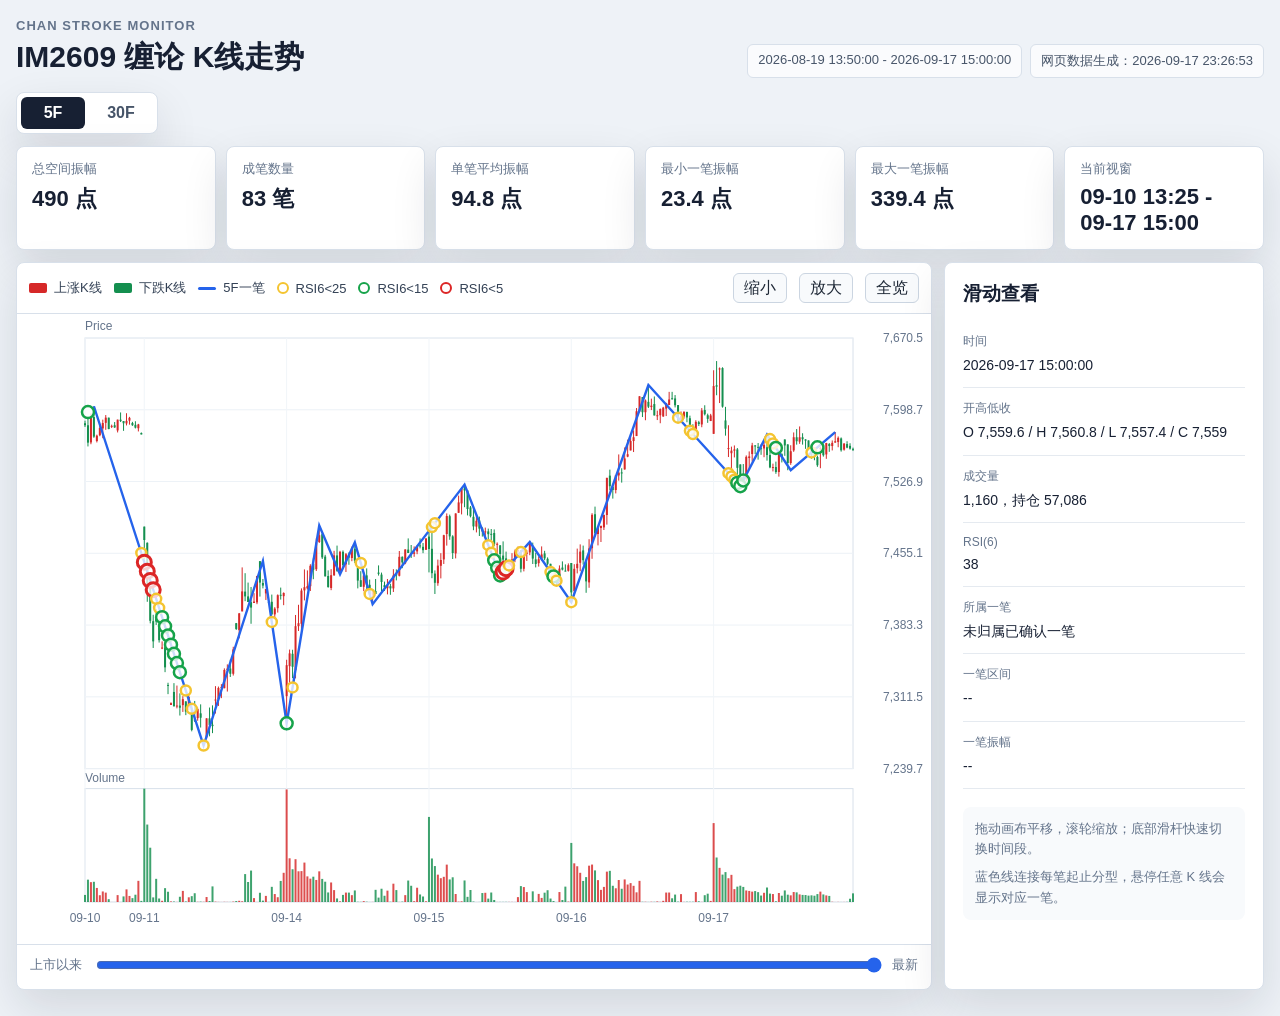
<file: index.html>
<!doctype html>
<html lang="zh-CN">
  <head>
    <meta charset="utf-8" />
    <meta name="viewport" content="width=device-width, initial-scale=1" />
    <title>IM2609 缠论 K线走势</title>
    <link rel="stylesheet" href="./styles.css" />
  </head>
  <body>
    <main class="app-shell">
      <header class="topbar">
        <div>
          <p class="eyebrow">Chan Stroke Monitor</p>
          <h1>IM2609 缠论 K线走势</h1>
        </div>
        <div class="status">
          <span id="rangeLabel">读取中</span>
          <span id="updatedLabel">--</span>
        </div>
      </header>

      <section class="level-switch" aria-label="级别切换">
        <button class="active" data-level="5F" type="button">5F</button>
        <button data-level="30F" type="button">30F</button>
      </section>

      <section class="metrics" aria-label="统计摘要">
        <div>
          <span>总空间振幅</span>
          <strong id="totalAmp">--</strong>
        </div>
        <div>
          <span>成笔数量</span>
          <strong id="strokeCount">--</strong>
        </div>
        <div>
          <span>单笔平均振幅</span>
          <strong id="avgStroke">--</strong>
        </div>
        <div>
          <span>最小一笔振幅</span>
          <strong id="minStroke">--</strong>
        </div>
        <div>
          <span>最大一笔振幅</span>
          <strong id="maxStroke">--</strong>
        </div>
        <div>
          <span>当前视窗</span>
          <strong id="windowInfo">--</strong>
        </div>
      </section>

      <section class="workspace">
        <div class="chart-panel">
          <div class="chart-toolbar">
            <div class="legend">
              <span><i class="up"></i>上涨K线</span>
              <span><i class="down"></i>下跌K线</span>
              <span><i class="stroke"></i><b id="strokeLegend">5F一笔</b></span>
              <span><i class="rsi-yellow"></i>RSI6&lt;25</span>
              <span><i class="rsi-green"></i>RSI6&lt;15</span>
              <span><i class="rsi-red"></i>RSI6&lt;5</span>
            </div>
            <div class="actions">
              <button id="zoomOut" type="button">缩小</button>
              <button id="zoomIn" type="button">放大</button>
              <button id="resetView" type="button">全览</button>
            </div>
          </div>
          <div class="canvas-wrap" id="canvasWrap">
            <canvas id="chart"></canvas>
            <div id="tooltip" class="tooltip" hidden></div>
          </div>
          <div class="slider-row">
            <span>上市以来</span>
            <input id="panSlider" type="range" min="0" max="0" value="0" />
            <span>最新</span>
          </div>
        </div>

        <aside class="detail-panel">
          <h2>滑动查看</h2>
          <dl id="barDetails">
            <div><dt>时间</dt><dd>--</dd></div>
            <div><dt>开高低收</dt><dd>--</dd></div>
            <div><dt>成交量</dt><dd>--</dd></div>
            <div><dt>RSI(6)</dt><dd>--</dd></div>
            <div><dt>所属一笔</dt><dd>--</dd></div>
            <div><dt>一笔区间</dt><dd>--</dd></div>
            <div><dt>一笔振幅</dt><dd>--</dd></div>
          </dl>
          <div class="hint">
            <p>拖动画布平移，滚轮缩放；底部滑杆快速切换时间段。</p>
            <p>蓝色线连接每笔起止分型，悬停任意 K 线会显示对应一笔。</p>
          </div>
        </aside>
      </section>
    </main>

    <script src="./app.js"></script>
  </body>
</html>
</file>
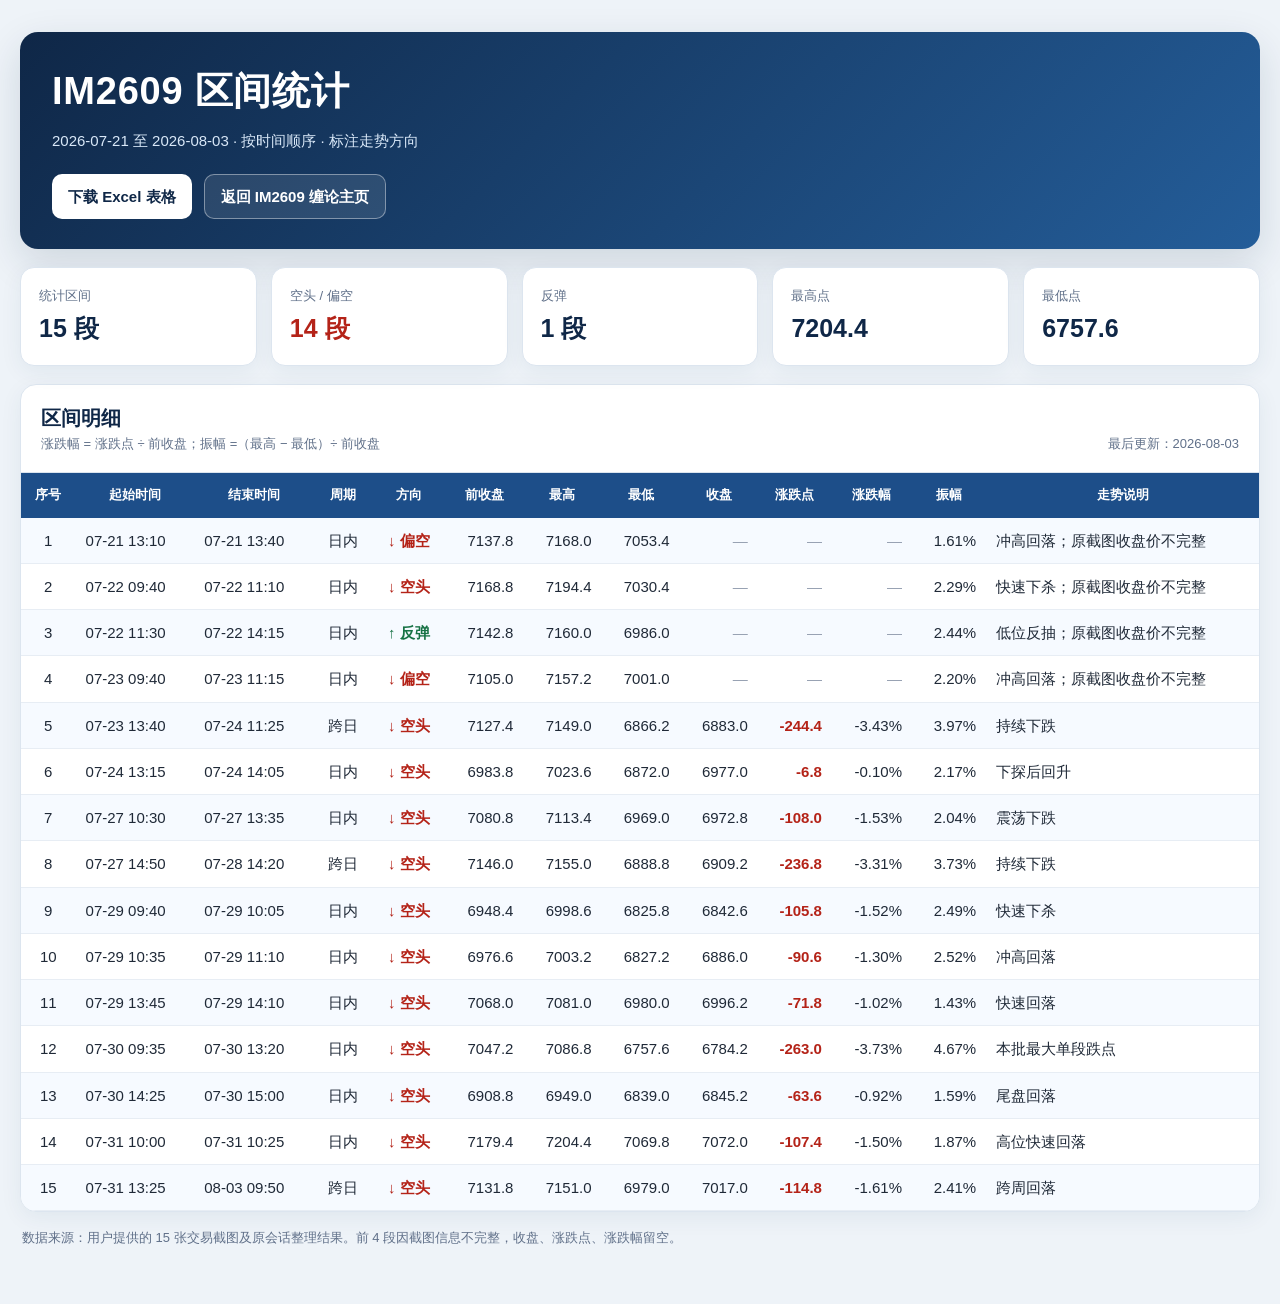
<file: interval-stats.html>
<!doctype html>
<html lang="zh-CN">
<head>
  <meta charset="utf-8">
  <meta name="viewport" content="width=device-width,initial-scale=1">
  <meta name="description" content="IM2609 2026年7月21日至8月3日区间走势统计">
  <title>IM2609 区间统计</title>
  <style>
    :root{--navy:#0f2747;--blue:#1d4e89;--ink:#1f2937;--muted:#607089;--line:#dce5ef;--soft:#f4f8fc;--red:#b42318;--green:#177245}
    *{box-sizing:border-box}body{margin:0;background:#eef3f8;color:var(--ink);font:15px/1.55 -apple-system,BlinkMacSystemFont,"Segoe UI","PingFang SC","Microsoft YaHei",sans-serif}
    .wrap{max-width:1500px;margin:0 auto;padding:32px 20px 56px}.hero{border-radius:18px;background:linear-gradient(135deg,var(--navy),#245d99);color:#fff;padding:30px 32px;box-shadow:0 14px 40px #0f274724}
    h1{margin:0 0 8px;font-size:clamp(25px,4vw,38px);letter-spacing:.02em}.sub{margin:0;color:#d9e8f8}.actions{display:flex;gap:12px;flex-wrap:wrap;margin-top:22px}.btn{display:inline-flex;align-items:center;padding:10px 16px;border-radius:10px;background:#fff;color:var(--navy);font-weight:700;text-decoration:none}.btn.secondary{background:#ffffff1a;color:#fff;border:1px solid #ffffff66}
    .cards{display:grid;grid-template-columns:repeat(5,1fr);gap:14px;margin:18px 0}.card{background:#fff;border:1px solid var(--line);border-radius:14px;padding:18px;box-shadow:0 6px 22px #173a6310}.label{font-size:13px;color:var(--muted)}.value{font-size:25px;font-weight:800;color:var(--navy);margin-top:2px}.value.down{color:var(--red)}
    .panel{background:#fff;border:1px solid var(--line);border-radius:16px;overflow:hidden;box-shadow:0 6px 22px #173a6310}.panel-head{padding:18px 20px;border-bottom:1px solid var(--line);display:flex;justify-content:space-between;gap:12px;align-items:end}.panel-head h2{margin:0;font-size:20px;color:var(--navy)}.note{font-size:13px;color:var(--muted)}.scroll{overflow-x:auto}table{border-collapse:collapse;width:100%;min-width:1220px}th{position:sticky;top:0;background:var(--blue);color:#fff;padding:12px 10px;text-align:center;white-space:nowrap;font-size:13px}td{padding:11px 10px;border-bottom:1px solid #e7edf4;white-space:nowrap;text-align:right}tbody tr:nth-child(odd){background:#f6faff}td:nth-child(-n+5),td:last-child{text-align:left}td:first-child,td:nth-child(4),td:nth-child(5){text-align:center}.down{color:var(--red);font-weight:700}.up{color:var(--green);font-weight:700}.missing{color:#98a2b3}.foot{margin:16px 2px 0;color:var(--muted);font-size:13px}
    @media(max-width:900px){.cards{grid-template-columns:repeat(2,1fr)}.hero{padding:24px 20px}.wrap{padding:18px 12px 40px}}@media(max-width:480px){.cards{grid-template-columns:1fr 1fr}.value{font-size:21px}}
  </style>
</head>
<body><main class="wrap">
  <section class="hero"><h1>IM2609 区间统计</h1><p class="sub">2026-07-21 至 2026-08-03 · 按时间顺序 · 标注走势方向</p><div class="actions"><a class="btn" href="IM2609区间统计_20260721-20260803.xlsx" download>下载 Excel 表格</a><a class="btn secondary" href="index.html">返回 IM2609 缠论主页</a></div></section>
  <section class="cards"><div class="card"><div class="label">统计区间</div><div class="value">15 段</div></div><div class="card"><div class="label">空头 / 偏空</div><div class="value down">14 段</div></div><div class="card"><div class="label">反弹</div><div class="value">1 段</div></div><div class="card"><div class="label">最高点</div><div class="value">7204.4</div></div><div class="card"><div class="label">最低点</div><div class="value">6757.6</div></div></section>
  <section class="panel"><div class="panel-head"><div><h2>区间明细</h2><div class="note">涨跌幅 = 涨跌点 ÷ 前收盘；振幅 =（最高 − 最低）÷ 前收盘</div></div><div class="note">最后更新：2026-08-03</div></div><div class="scroll"><table>
    <thead><tr><th>序号</th><th>起始时间</th><th>结束时间</th><th>周期</th><th>方向</th><th>前收盘</th><th>最高</th><th>最低</th><th>收盘</th><th>涨跌点</th><th>涨跌幅</th><th>振幅</th><th>走势说明</th></tr></thead>
    <tbody>
      <tr><td>1</td><td>07-21 13:10</td><td>07-21 13:40</td><td>日内</td><td class="down">↓ 偏空</td><td>7137.8</td><td>7168.0</td><td>7053.4</td><td class="missing">—</td><td class="missing">—</td><td class="missing">—</td><td>1.61%</td><td>冲高回落；原截图收盘价不完整</td></tr>
      <tr><td>2</td><td>07-22 09:40</td><td>07-22 11:10</td><td>日内</td><td class="down">↓ 空头</td><td>7168.8</td><td>7194.4</td><td>7030.4</td><td class="missing">—</td><td class="missing">—</td><td class="missing">—</td><td>2.29%</td><td>快速下杀；原截图收盘价不完整</td></tr>
      <tr><td>3</td><td>07-22 11:30</td><td>07-22 14:15</td><td>日内</td><td class="up">↑ 反弹</td><td>7142.8</td><td>7160.0</td><td>6986.0</td><td class="missing">—</td><td class="missing">—</td><td class="missing">—</td><td>2.44%</td><td>低位反抽；原截图收盘价不完整</td></tr>
      <tr><td>4</td><td>07-23 09:40</td><td>07-23 11:15</td><td>日内</td><td class="down">↓ 偏空</td><td>7105.0</td><td>7157.2</td><td>7001.0</td><td class="missing">—</td><td class="missing">—</td><td class="missing">—</td><td>2.20%</td><td>冲高回落；原截图收盘价不完整</td></tr>
      <tr><td>5</td><td>07-23 13:40</td><td>07-24 11:25</td><td>跨日</td><td class="down">↓ 空头</td><td>7127.4</td><td>7149.0</td><td>6866.2</td><td>6883.0</td><td class="down">-244.4</td><td>-3.43%</td><td>3.97%</td><td>持续下跌</td></tr>
      <tr><td>6</td><td>07-24 13:15</td><td>07-24 14:05</td><td>日内</td><td class="down">↓ 空头</td><td>6983.8</td><td>7023.6</td><td>6872.0</td><td>6977.0</td><td class="down">-6.8</td><td>-0.10%</td><td>2.17%</td><td>下探后回升</td></tr>
      <tr><td>7</td><td>07-27 10:30</td><td>07-27 13:35</td><td>日内</td><td class="down">↓ 空头</td><td>7080.8</td><td>7113.4</td><td>6969.0</td><td>6972.8</td><td class="down">-108.0</td><td>-1.53%</td><td>2.04%</td><td>震荡下跌</td></tr>
      <tr><td>8</td><td>07-27 14:50</td><td>07-28 14:20</td><td>跨日</td><td class="down">↓ 空头</td><td>7146.0</td><td>7155.0</td><td>6888.8</td><td>6909.2</td><td class="down">-236.8</td><td>-3.31%</td><td>3.73%</td><td>持续下跌</td></tr>
      <tr><td>9</td><td>07-29 09:40</td><td>07-29 10:05</td><td>日内</td><td class="down">↓ 空头</td><td>6948.4</td><td>6998.6</td><td>6825.8</td><td>6842.6</td><td class="down">-105.8</td><td>-1.52%</td><td>2.49%</td><td>快速下杀</td></tr>
      <tr><td>10</td><td>07-29 10:35</td><td>07-29 11:10</td><td>日内</td><td class="down">↓ 空头</td><td>6976.6</td><td>7003.2</td><td>6827.2</td><td>6886.0</td><td class="down">-90.6</td><td>-1.30%</td><td>2.52%</td><td>冲高回落</td></tr>
      <tr><td>11</td><td>07-29 13:45</td><td>07-29 14:10</td><td>日内</td><td class="down">↓ 空头</td><td>7068.0</td><td>7081.0</td><td>6980.0</td><td>6996.2</td><td class="down">-71.8</td><td>-1.02%</td><td>1.43%</td><td>快速回落</td></tr>
      <tr><td>12</td><td>07-30 09:35</td><td>07-30 13:20</td><td>日内</td><td class="down">↓ 空头</td><td>7047.2</td><td>7086.8</td><td>6757.6</td><td>6784.2</td><td class="down">-263.0</td><td>-3.73%</td><td>4.67%</td><td>本批最大单段跌点</td></tr>
      <tr><td>13</td><td>07-30 14:25</td><td>07-30 15:00</td><td>日内</td><td class="down">↓ 空头</td><td>6908.8</td><td>6949.0</td><td>6839.0</td><td>6845.2</td><td class="down">-63.6</td><td>-0.92%</td><td>1.59%</td><td>尾盘回落</td></tr>
      <tr><td>14</td><td>07-31 10:00</td><td>07-31 10:25</td><td>日内</td><td class="down">↓ 空头</td><td>7179.4</td><td>7204.4</td><td>7069.8</td><td>7072.0</td><td class="down">-107.4</td><td>-1.50%</td><td>1.87%</td><td>高位快速回落</td></tr>
      <tr><td>15</td><td>07-31 13:25</td><td>08-03 09:50</td><td>跨日</td><td class="down">↓ 空头</td><td>7131.8</td><td>7151.0</td><td>6979.0</td><td>7017.0</td><td class="down">-114.8</td><td>-1.61%</td><td>2.41%</td><td>跨周回落</td></tr>
    </tbody>
  </table></div></section><p class="foot">数据来源：用户提供的 15 张交易截图及原会话整理结果。前 4 段因截图信息不完整，收盘、涨跌点、涨跌幅留空。</p>
</main></body></html>
</file>
<file: styles.css>
:root {
  color-scheme: light;
  --bg: #eef2f7;
  --panel: #ffffff;
  --text: #172033;
  --muted: #64748b;
  --line: #d8e0ea;
  --grid: #edf2f7;
  --up: #d62828;
  --down: #148f4f;
  --stroke: #2563eb;
  --shadow: 0 18px 45px rgba(15, 23, 42, 0.12);
}

* {
  box-sizing: border-box;
}

body {
  margin: 0;
  background: var(--bg);
  color: var(--text);
  font-family: Arial, "PingFang SC", "Microsoft YaHei", sans-serif;
}

button,
input {
  font: inherit;
}

.app-shell {
  width: min(1680px, calc(100vw - 32px));
  margin: 18px auto 26px;
}

.topbar {
  display: flex;
  align-items: flex-end;
  justify-content: space-between;
  gap: 24px;
  margin-bottom: 14px;
}

.eyebrow {
  margin: 0 0 4px;
  color: var(--muted);
  font-size: 13px;
  font-weight: 700;
  letter-spacing: 0.08em;
  text-transform: uppercase;
}

h1 {
  margin: 0;
  font-size: 30px;
  letter-spacing: 0;
}

.status {
  display: flex;
  flex-wrap: wrap;
  justify-content: flex-end;
  gap: 8px;
  color: #475569;
  font-size: 13px;
}

.status span {
  padding: 7px 10px;
  border: 1px solid var(--line);
  border-radius: 6px;
  background: rgba(255, 255, 255, 0.72);
}

.level-switch {
  display: inline-flex;
  gap: 4px;
  margin: 0 0 12px;
  padding: 4px;
  border: 1px solid var(--line);
  border-radius: 8px;
  background: #fff;
  box-shadow: var(--shadow);
}

.level-switch button {
  min-width: 64px;
  height: 32px;
  border: 0;
  border-radius: 6px;
  background: transparent;
  color: #475569;
  cursor: pointer;
  font-weight: 700;
}

.level-switch button.active {
  background: #172033;
  color: #fff;
}

.metrics {
  display: grid;
  grid-template-columns: repeat(6, minmax(0, 1fr));
  gap: 10px;
  margin-bottom: 12px;
}

.metrics div,
.chart-panel,
.detail-panel {
  background: var(--panel);
  border: 1px solid var(--line);
  border-radius: 8px;
  box-shadow: var(--shadow);
}

.metrics div {
  padding: 13px 15px;
}

.metrics span {
  display: block;
  color: var(--muted);
  font-size: 13px;
}

.metrics strong {
  display: block;
  margin-top: 6px;
  font-size: 22px;
  letter-spacing: 0;
}

.workspace {
  display: grid;
  grid-template-columns: minmax(0, 1fr) 320px;
  gap: 12px;
  min-height: calc(100vh - 180px);
}

.chart-panel {
  min-width: 0;
  overflow: hidden;
}

.chart-toolbar {
  display: flex;
  align-items: center;
  justify-content: space-between;
  gap: 16px;
  min-height: 48px;
  padding: 10px 12px;
  border-bottom: 1px solid var(--line);
}

.legend,
.actions {
  display: flex;
  align-items: center;
  gap: 12px;
  flex-wrap: wrap;
}

.legend span {
  display: inline-flex;
  align-items: center;
  gap: 7px;
  color: #334155;
  font-size: 13px;
}

.legend b {
  font: inherit;
  font-weight: 400;
}

.legend i {
  display: inline-block;
  width: 18px;
  height: 10px;
  border-radius: 2px;
}

.legend .up {
  background: var(--up);
}

.legend .down {
  background: var(--down);
}

.legend .stroke {
  height: 3px;
  background: var(--stroke);
}

.legend .rsi-yellow,
.legend .rsi-green,
.legend .rsi-red {
  width: 12px;
  height: 12px;
  border: 2px solid currentColor;
  border-radius: 50%;
  background: transparent;
}

.legend .rsi-yellow {
  color: #f4c430;
}

.legend .rsi-green {
  color: #16a34a;
}

.legend .rsi-red {
  color: #dc2626;
}

.actions button {
  min-width: 54px;
  height: 30px;
  border: 1px solid #cbd5e1;
  border-radius: 6px;
  background: #f8fafc;
  color: #1f2937;
  cursor: pointer;
}

.actions button:hover {
  background: #edf2f7;
}

.canvas-wrap {
  position: relative;
  height: calc(100vh - 270px);
  min-height: 560px;
  cursor: crosshair;
  background: #ffffff;
}

canvas {
  display: block;
  width: 100%;
  height: 100%;
}

.tooltip {
  position: absolute;
  z-index: 4;
  min-width: 230px;
  max-width: 300px;
  padding: 10px 11px;
  border: 1px solid #cbd5e1;
  border-radius: 8px;
  background: rgba(255, 255, 255, 0.96);
  box-shadow: 0 14px 30px rgba(15, 23, 42, 0.16);
  color: #1f2937;
  font-size: 13px;
  pointer-events: none;
}

.tooltip strong {
  display: block;
  margin-bottom: 5px;
}

.tooltip p {
  margin: 3px 0;
  color: #475569;
}

.slider-row {
  display: grid;
  grid-template-columns: auto minmax(0, 1fr) auto;
  align-items: center;
  gap: 12px;
  padding: 10px 13px 14px;
  border-top: 1px solid var(--line);
  color: var(--muted);
  font-size: 13px;
}

#panSlider {
  width: 100%;
  accent-color: var(--stroke);
}

.detail-panel {
  padding: 18px;
}

.detail-panel h2 {
  margin: 0 0 14px;
  font-size: 19px;
}

dl {
  margin: 0;
}

dl div {
  padding: 12px 0;
  border-bottom: 1px solid #e5eaf0;
}

dt {
  color: var(--muted);
  font-size: 12px;
}

dd {
  margin: 5px 0 0;
  line-height: 1.45;
  font-size: 14px;
  word-break: break-word;
}

.hint {
  margin-top: 18px;
  padding: 12px;
  border-radius: 8px;
  background: #f8fafc;
  color: #64748b;
  font-size: 13px;
  line-height: 1.55;
}

.hint p {
  margin: 0 0 8px;
}

.hint p:last-child {
  margin-bottom: 0;
}

@media (max-width: 980px) {
  .app-shell {
    width: min(100vw - 20px, 980px);
  }

  .topbar {
    align-items: flex-start;
    flex-direction: column;
  }

  .metrics {
    grid-template-columns: repeat(3, minmax(0, 1fr));
  }

  .workspace {
    grid-template-columns: 1fr;
  }

  .canvas-wrap {
    height: 62vh;
    min-height: 460px;
  }
}

@media (max-width: 560px) {
  h1 {
    font-size: 23px;
  }

  .metrics {
    grid-template-columns: 1fr;
  }

  .chart-toolbar {
    align-items: flex-start;
    flex-direction: column;
  }
}
</file>
